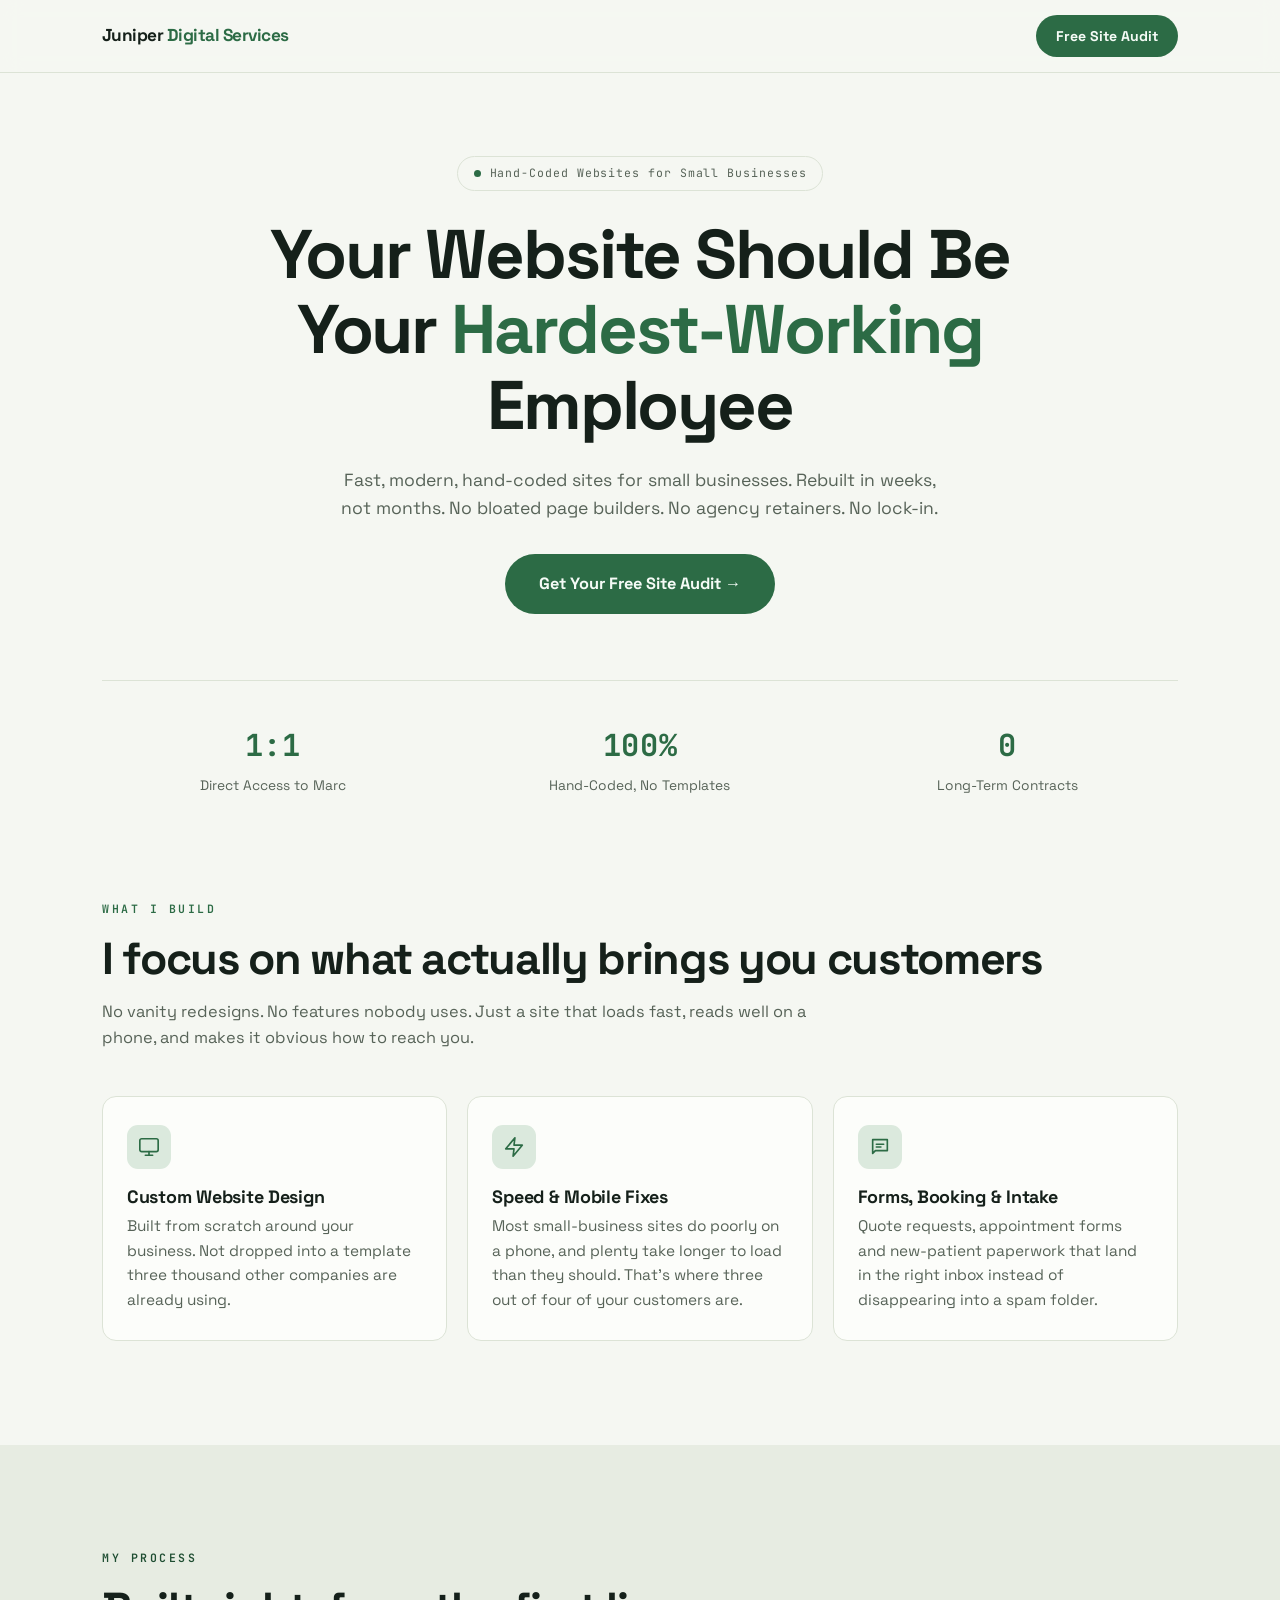
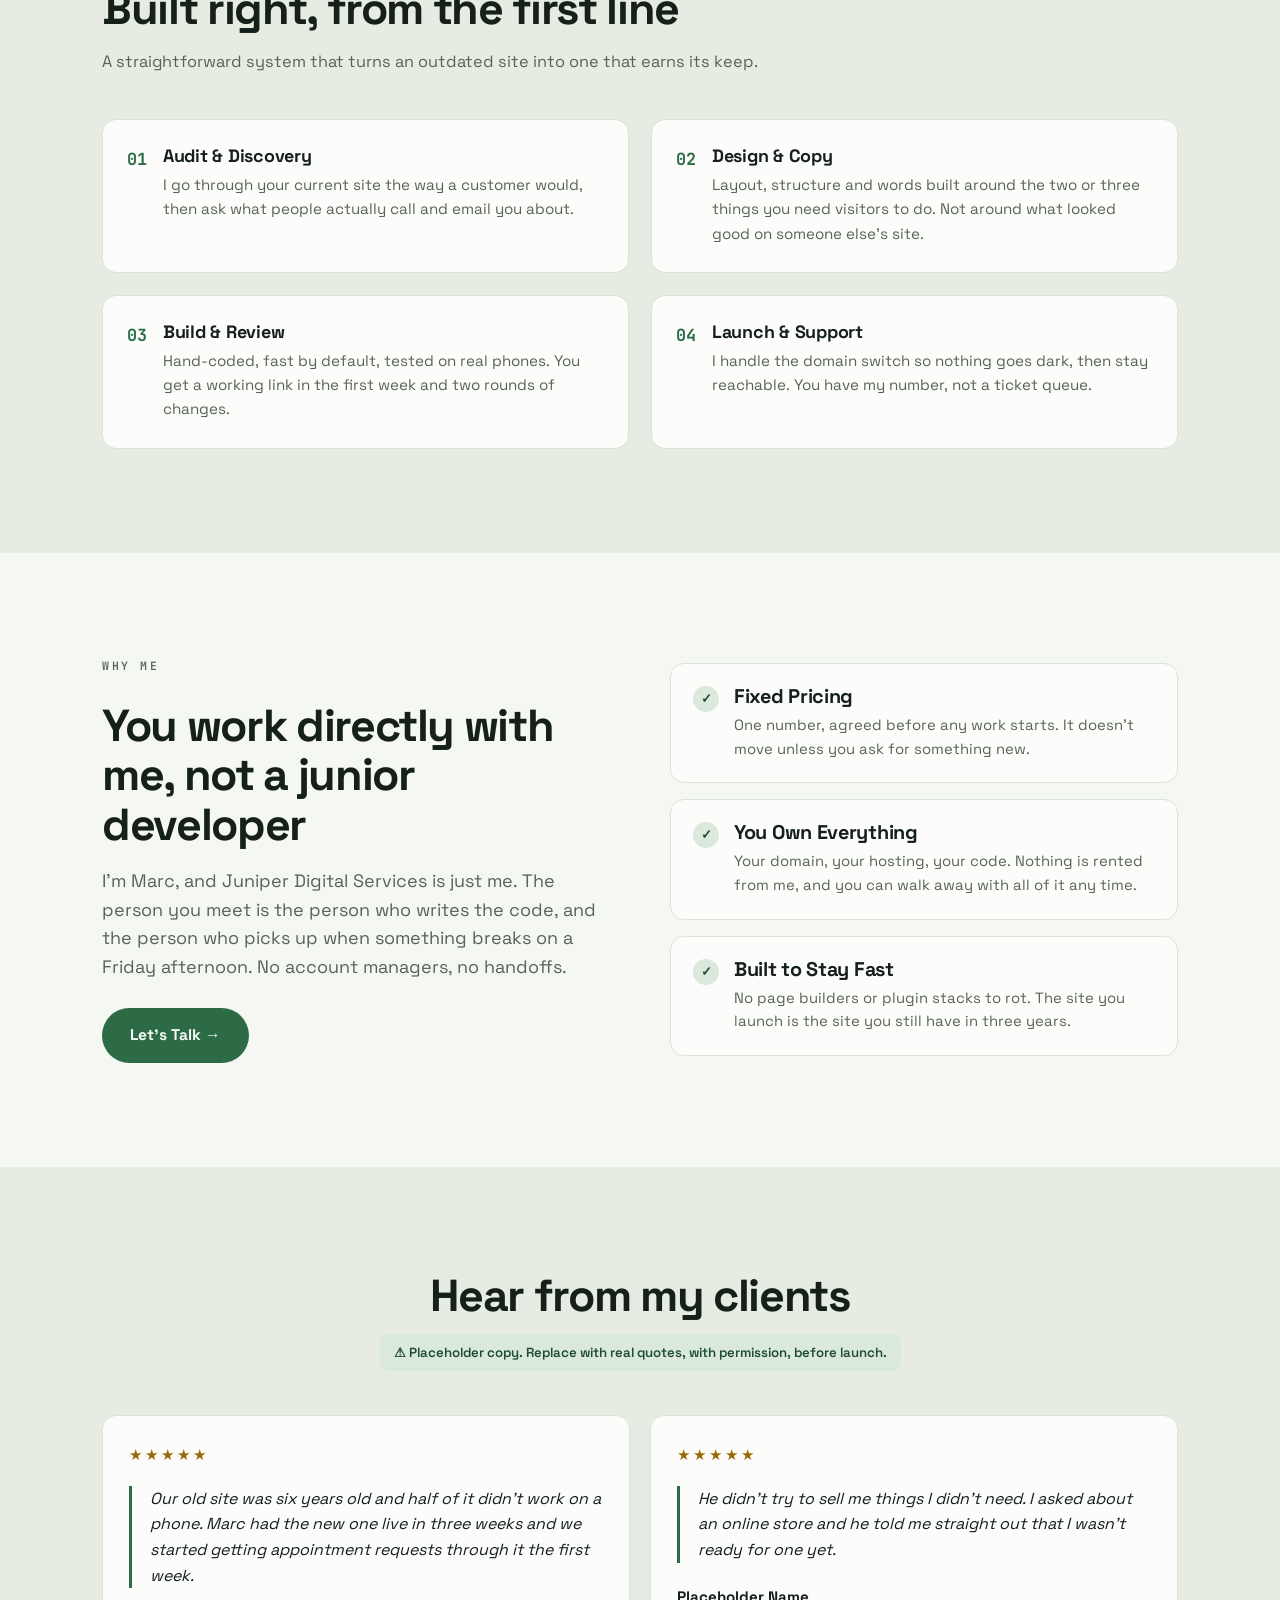
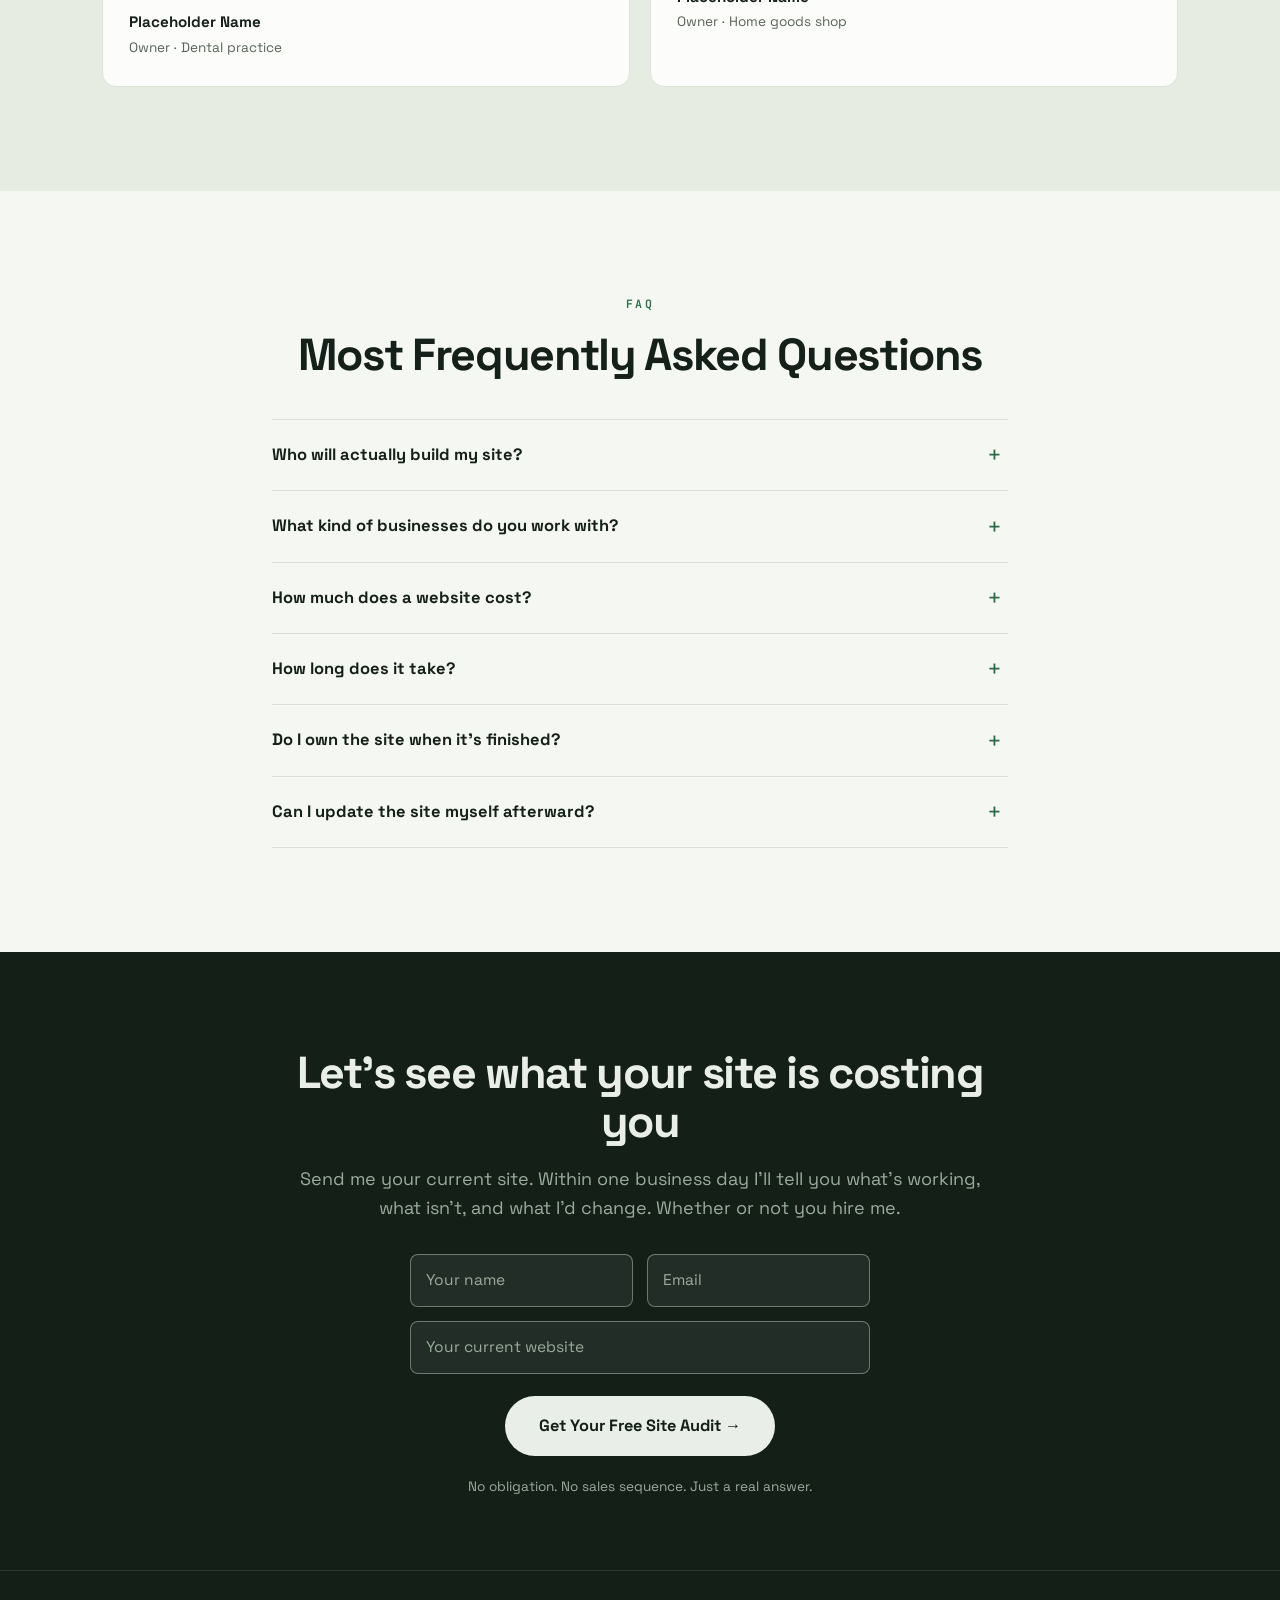
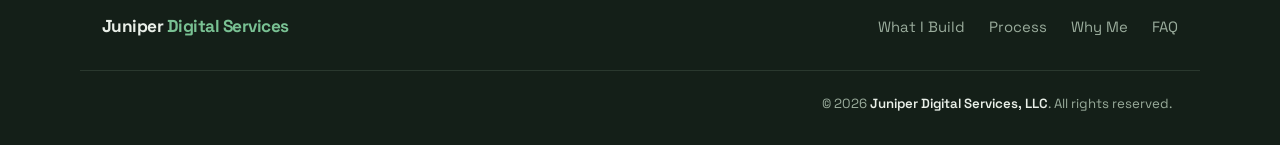
<file: centered/index.html>
<!DOCTYPE html>
<html lang="en" data-theme="juniper">
<head>
<meta charset="utf-8">
<meta name="viewport" content="width=device-width, initial-scale=1">
<script src="../ab.js?v=2"></script>
<title>Juniper Digital Services | Websites that win you customers</title>
<meta name="description" content="Fast, modern, hand-coded websites for small businesses. Rebuilt in weeks, not months. No page builders, no agency retainers.">
<link rel="canonical" href="https://juniperdigitalservices.com/">
<link rel="preload" href="fonts/space-grotesk-var.woff2" as="font" type="font/woff2" crossorigin>
<link rel="stylesheet" href="styles.css?v=3">
</head>
<body>

<header class="site-header">
  <div class="wrap header-inner">
    <a class="wordmark" href="#top">Juniper <span>Digital Services</span></a>
    <a class="btn btn-pill btn-sm" href="#contact">Free Site Audit</a>
  </div>
</header>

<main id="top">

  <!-- ============ HERO ============ -->
  <section class="hero">
    <div class="wrap hero-inner">
      <p class="badge"><span class="dot" aria-hidden="true"></span>Hand-Coded Websites for Small Businesses</p>
      <h1>Your Website Should Be Your <span class="hl">Hardest-Working</span> Employee</h1>
      <p class="hero-sub">Fast, modern, hand-coded sites for small businesses. Rebuilt in weeks,
        not months. No bloated page builders. No agency retainers. No lock-in.</p>
      <a class="btn btn-pill btn-lg" href="#contact">Get Your Free Site Audit →</a>
    </div>

    <div class="wrap">
      <div class="stats">
        <div class="stat"><p class="stat-num">1:1</p><p class="stat-label">Direct Access to Marc</p></div>
        <div class="stat"><p class="stat-num">100%</p><p class="stat-label">Hand-Coded, No Templates</p></div>
        <div class="stat"><p class="stat-num">0</p><p class="stat-label">Long-Term Contracts</p></div>
      </div>
    </div>
  </section>

  <!-- ============ WHAT I BUILD ============ -->
  <section class="section" id="services">
    <div class="wrap">
      <p class="eyebrow">What I Build</p>
      <h2>I focus on what actually brings you customers</h2>
      <p class="section-sub">No vanity redesigns. No features nobody uses. Just a site that loads
        fast, reads well on a phone, and makes it obvious how to reach you.</p>

      <div class="cards-3">
        <article class="card">
          <span class="icon" aria-hidden="true">
            <svg viewBox="0 0 24 24" fill="none" stroke="currentColor" stroke-width="1.8"
                 stroke-linecap="round" stroke-linejoin="round">
              <rect x="2" y="3" width="20" height="14" rx="2"/><path d="M8 21h8M12 17v4"/>
            </svg>
          </span>
          <h3>Custom Website Design</h3>
          <p>Built from scratch around your business. Not dropped into a template three
            thousand other companies are already using.</p>
        </article>

        <article class="card">
          <span class="icon" aria-hidden="true">
            <svg viewBox="0 0 24 24" fill="none" stroke="currentColor" stroke-width="1.8"
                 stroke-linecap="round" stroke-linejoin="round">
              <path d="M13 2 3 14h9l-1 8 10-12h-9z"/>
            </svg>
          </span>
          <h3>Speed &amp; Mobile Fixes</h3>
          <p>Most small-business sites do poorly on a phone, and plenty take longer to load than
            they should. That's where three out of four of your customers are.</p>
        </article>

        <article class="card">
          <span class="icon" aria-hidden="true">
            <svg viewBox="0 0 24 24" fill="none" stroke="currentColor" stroke-width="1.8"
                 stroke-linecap="round" stroke-linejoin="round">
              <path d="M4 4h16v12H7l-3 3z"/><path d="M8 9h8M8 12h5"/>
            </svg>
          </span>
          <h3>Forms, Booking &amp; Intake</h3>
          <p>Quote requests, appointment forms and new-patient paperwork that land in the right
            inbox instead of disappearing into a spam folder.</p>
        </article>
      </div>
    </div>
  </section>

  <!-- ============ PROCESS ============ -->
  <section class="section section-alt" id="process">
    <div class="wrap">
      <p class="eyebrow">My Process</p>
      <h2>Built right, from the first line</h2>
      <p class="section-sub">A straightforward system that turns an outdated site into one that earns its keep.</p>

      <div class="cards-4">
        <article class="step">
          <p class="step-num">01</p>
          <div>
            <h3>Audit &amp; Discovery</h3>
            <p>I go through your current site the way a customer would, then ask what people
              actually call and email you about.</p>
          </div>
        </article>
        <article class="step">
          <p class="step-num">02</p>
          <div>
            <h3>Design &amp; Copy</h3>
            <p>Layout, structure and words built around the two or three things you need
              visitors to do. Not around what looked good on someone else's site.</p>
          </div>
        </article>
        <article class="step">
          <p class="step-num">03</p>
          <div>
            <h3>Build &amp; Review</h3>
            <p>Hand-coded, fast by default, tested on real phones. You get a working link in the
              first week and two rounds of changes.</p>
          </div>
        </article>
        <article class="step">
          <p class="step-num">04</p>
          <div>
            <h3>Launch &amp; Support</h3>
            <p>I handle the domain switch so nothing goes dark, then stay reachable. You have my
              number, not a ticket queue.</p>
          </div>
        </article>
      </div>
    </div>
  </section>

  <!-- ============ WHY ME ============ -->
  <section class="section" id="about">
    <div class="wrap why-grid">
      <div class="why-copy">
        <p class="eyebrow">Why Me</p>
        <h2>You work directly with me, not a junior developer</h2>
        <p>I'm Marc, and Juniper Digital Services is just me. The person you meet is the person who
          writes the code, and the person who picks up when something breaks on a Friday
          afternoon. No account managers, no handoffs.</p>
        <a class="btn btn-pill" href="#contact">Let's Talk →</a>
      </div>

      <div class="why-list">
        <article class="check-card">
          <span class="check" aria-hidden="true">✓</span>
          <div><h3>Fixed Pricing</h3>
          <p>One number, agreed before any work starts. It doesn't move unless you ask for
            something new.</p></div>
        </article>
        <article class="check-card">
          <span class="check" aria-hidden="true">✓</span>
          <div><h3>You Own Everything</h3>
          <p>Your domain, your hosting, your code. Nothing is rented from me, and you can walk
            away with all of it any time.</p></div>
        </article>
        <article class="check-card">
          <span class="check" aria-hidden="true">✓</span>
          <div><h3>Built to Stay Fast</h3>
          <p>No page builders or plugin stacks to rot. The site you launch is the site you still
            have in three years.</p></div>
        </article>
      </div>
    </div>
  </section>

  <!-- ============ TESTIMONIALS ============ -->
  <section class="section section-alt">
    <div class="wrap">
      <h2 class="center">Hear from my clients</h2>
      <p class="placeholder-note">⚠ Placeholder copy. Replace with real quotes, with permission, before launch.</p>

      <div class="cards-2">
        <figure class="quote">
          <p class="stars" aria-label="5 out of 5 stars">★★★★★</p>
          <blockquote><p>Our old site was six years old and half of it didn't work on a phone.
            Marc had the new one live in three weeks and we started getting appointment requests
            through it the first week.</p></blockquote>
          <figcaption><strong>Placeholder Name</strong><span>Owner · Dental practice</span></figcaption>
        </figure>
        <figure class="quote">
          <p class="stars" aria-label="5 out of 5 stars">★★★★★</p>
          <blockquote><p>He didn't try to sell me things I didn't need. I asked about an online
            store and he told me straight out that I wasn't ready for one yet.</p></blockquote>
          <figcaption><strong>Placeholder Name</strong><span>Owner · Home goods shop</span></figcaption>
        </figure>
      </div>
    </div>
  </section>

  <!-- ============ FAQ ============ -->
  <section class="section" id="faq">
    <div class="wrap wrap-narrow">
      <p class="eyebrow center">FAQ</p>
      <h2 class="center">Most Frequently Asked Questions</h2>

      <div class="faq">
        <details>
          <summary>Who will actually build my site?</summary>
          <div class="faq-body"><p>Me. Juniper Digital Services is one person. You'll never be handed to
            a junior developer or an offshore team. The person who quotes the work is the
            person who writes the code and answers the phone afterward.</p></div>
        </details>
        <details>
          <summary>What kind of businesses do you work with?</summary>
          <div class="faq-body"><p>Small businesses of every kind. Retail shops, dental and medical
            practices, studios, trades and service businesses. Usually somewhere between one
            and thirty employees, with a site that's five or more years old.</p></div>
        </details>
        <details>
          <summary>How much does a website cost?</summary>
          <div class="faq-body"><p>You get one fixed price before any work begins. It depends on
            how many pages you need, and whether the site has to do anything beyond inform.
            Forms, booking, intake paperwork. No hourly billing, no surprise invoices.</p></div>
        </details>
        <details>
          <summary>How long does it take?</summary>
          <div class="faq-body"><p>Most sites go live within a few weeks of starting. You'll see a
            real working link in the first week rather than a slide deck, and two rounds of changes
            are built into every project.</p></div>
        </details>
        <details>
          <summary>Do I own the site when it's finished?</summary>
          <div class="faq-body"><p>Completely. The domain, the hosting account and the code are all
            in your name. Nothing is rented from me, and if you ever want to take it elsewhere you
            can leave with all of it.</p></div>
        </details>
        <details>
          <summary>Can I update the site myself afterward?</summary>
          <div class="faq-body"><p>If that matters to you, yes. I can wire up a simple editor so
            you can change text, hours and photos without calling anyone. If you'd rather not
            touch it, small updates are a flat fee.</p></div>
        </details>
      </div>
    </div>
  </section>

  <!-- ============ CTA ============ -->
  <section class="cta" id="contact">
    <div class="wrap wrap-narrow center">
      <h2>Let's see what your site is costing you</h2>
      <p>Send me your current site. Within one business day I'll tell you what's working,
        what isn't, and what I'd change. Whether or not you hire me.</p>
      <form class="cta-form" action="https://api.web3forms.com/submit" method="POST">
        <!-- Web3Forms public access key, same account as the main page. -->
        <input type="hidden" name="access_key" value="128522b2-46a1-47de-a74b-624902c74c3e">
        <input type="hidden" name="subject" value="Free site audit request (centered)">
        <input type="hidden" name="from_name" value="Juniper Digital Services">
        <input type="checkbox" name="botcheck" class="hp" tabindex="-1" autocomplete="off">
        <div class="cta-fields">
          <label class="sr-only" for="c-name">Your name</label>
          <input id="c-name" name="name" type="text" placeholder="Your name" autocomplete="name" required>
          <label class="sr-only" for="c-email">Email</label>
          <input id="c-email" name="email" type="email" placeholder="Email" autocomplete="email" required>
          <label class="sr-only" for="c-site">Your current website</label>
          <input id="c-site" name="website" type="text" placeholder="Your current website" autocomplete="url">
        </div>
        <button class="btn btn-pill btn-lg btn-invert" type="submit">Get Your Free Site Audit →</button>
      </form>
      <p class="cta-note">No obligation. No sales sequence. Just a real answer.</p>
    </div>
  </section>

</main>

<footer class="site-footer">
  <div class="wrap footer-inner">
    <p class="footer-brand">Juniper <span>Digital Services</span></p>
    <nav class="footer-nav" aria-label="Footer">
      <a href="#services">What I Build</a>
      <a href="#process">Process</a>
      <a href="#about">Why Me</a>
      <a href="#faq">FAQ</a>
    </nav>
  </div>
  <div class="wrap footer-legal">
    <p>&copy; <span id="year">2026</span> <strong>Juniper Digital Services, LLC</strong>. All rights reserved.</p>
  </div>
</footer>

<script src="theme.js?v=4"></script>
</body>
</html>
</file>
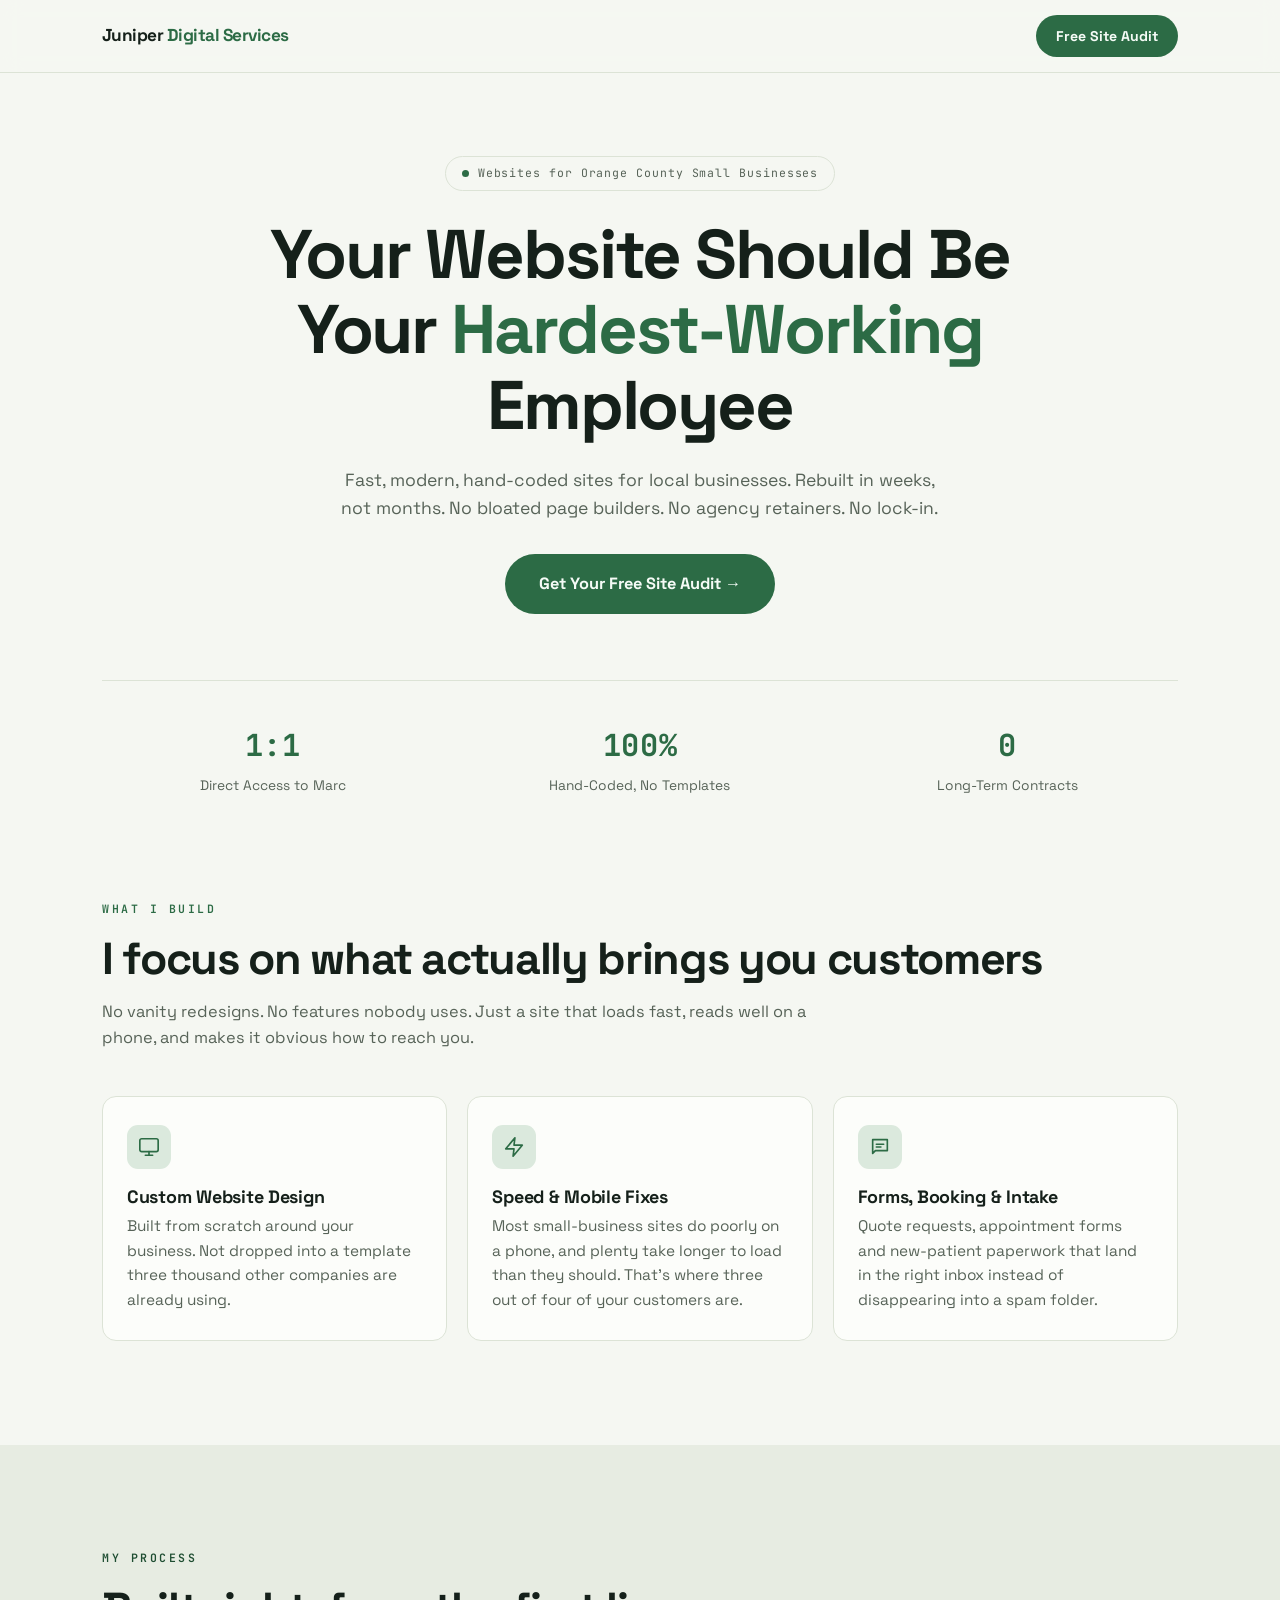
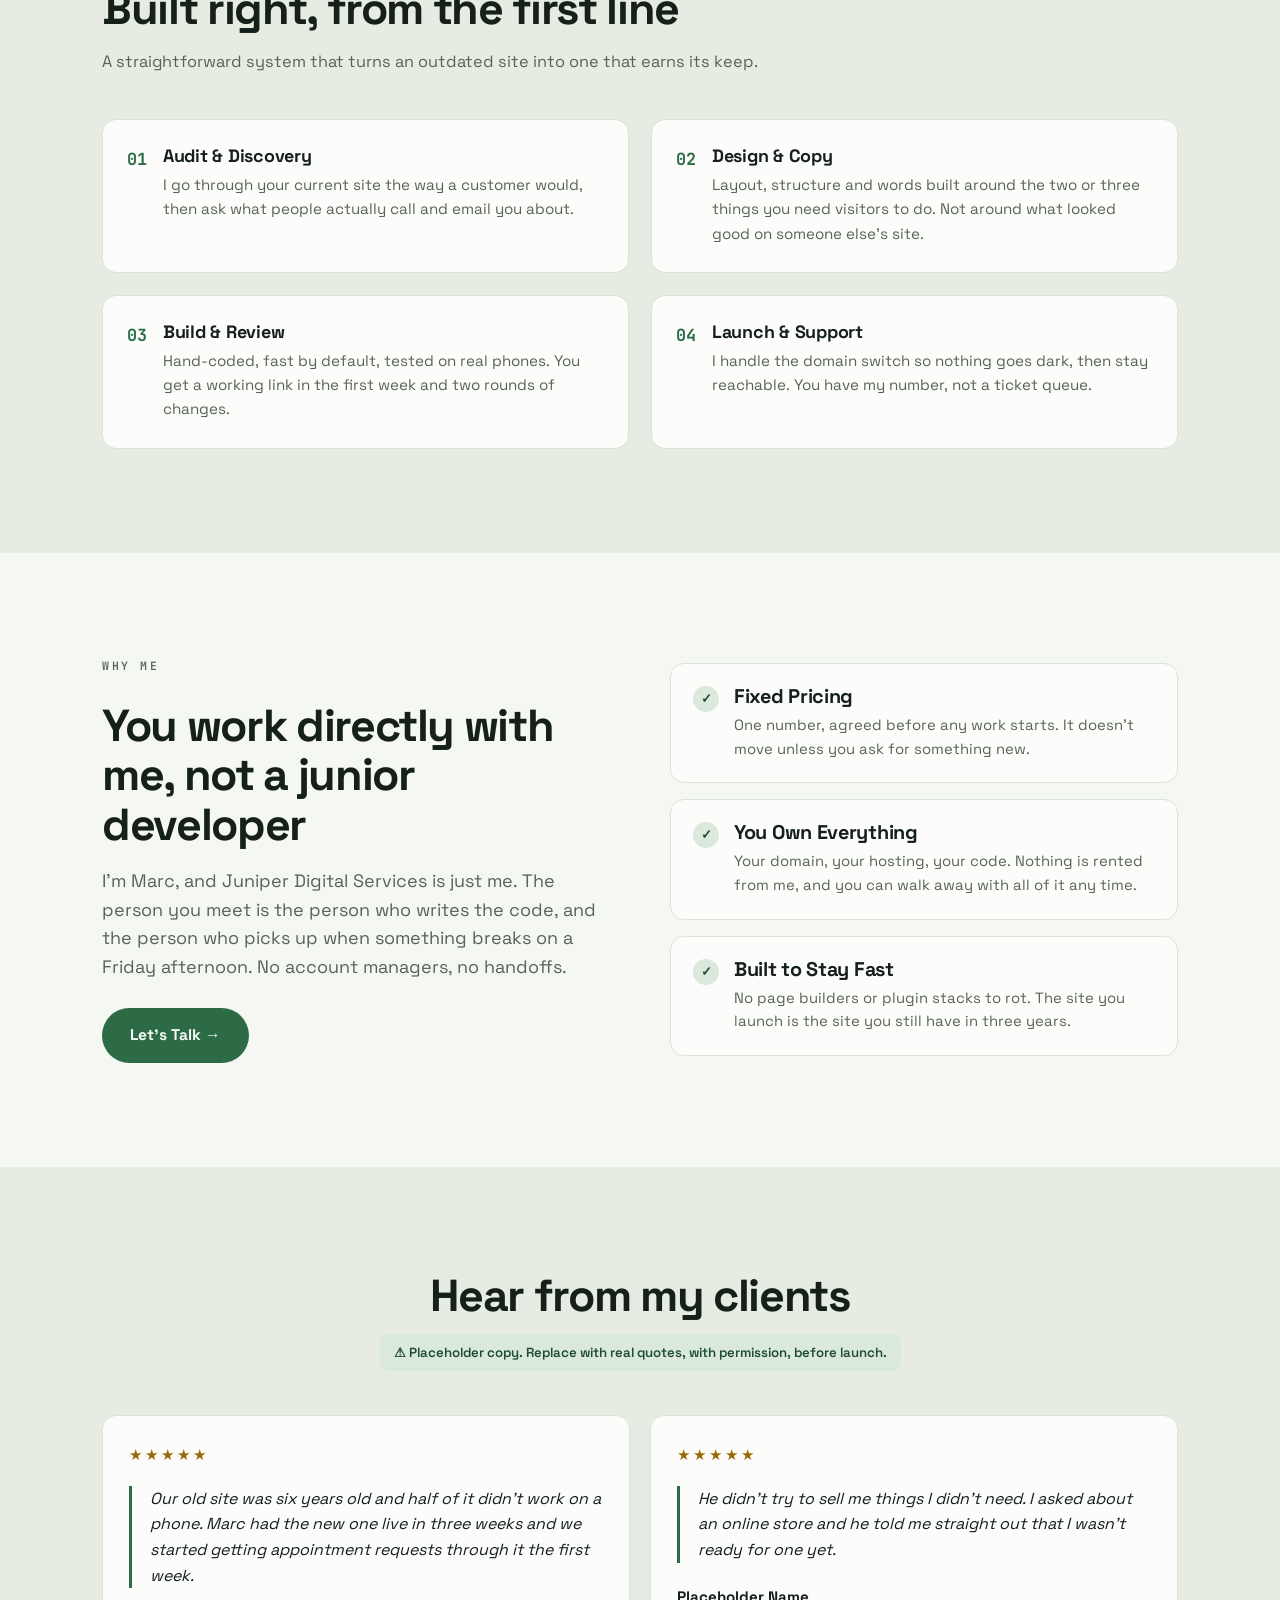
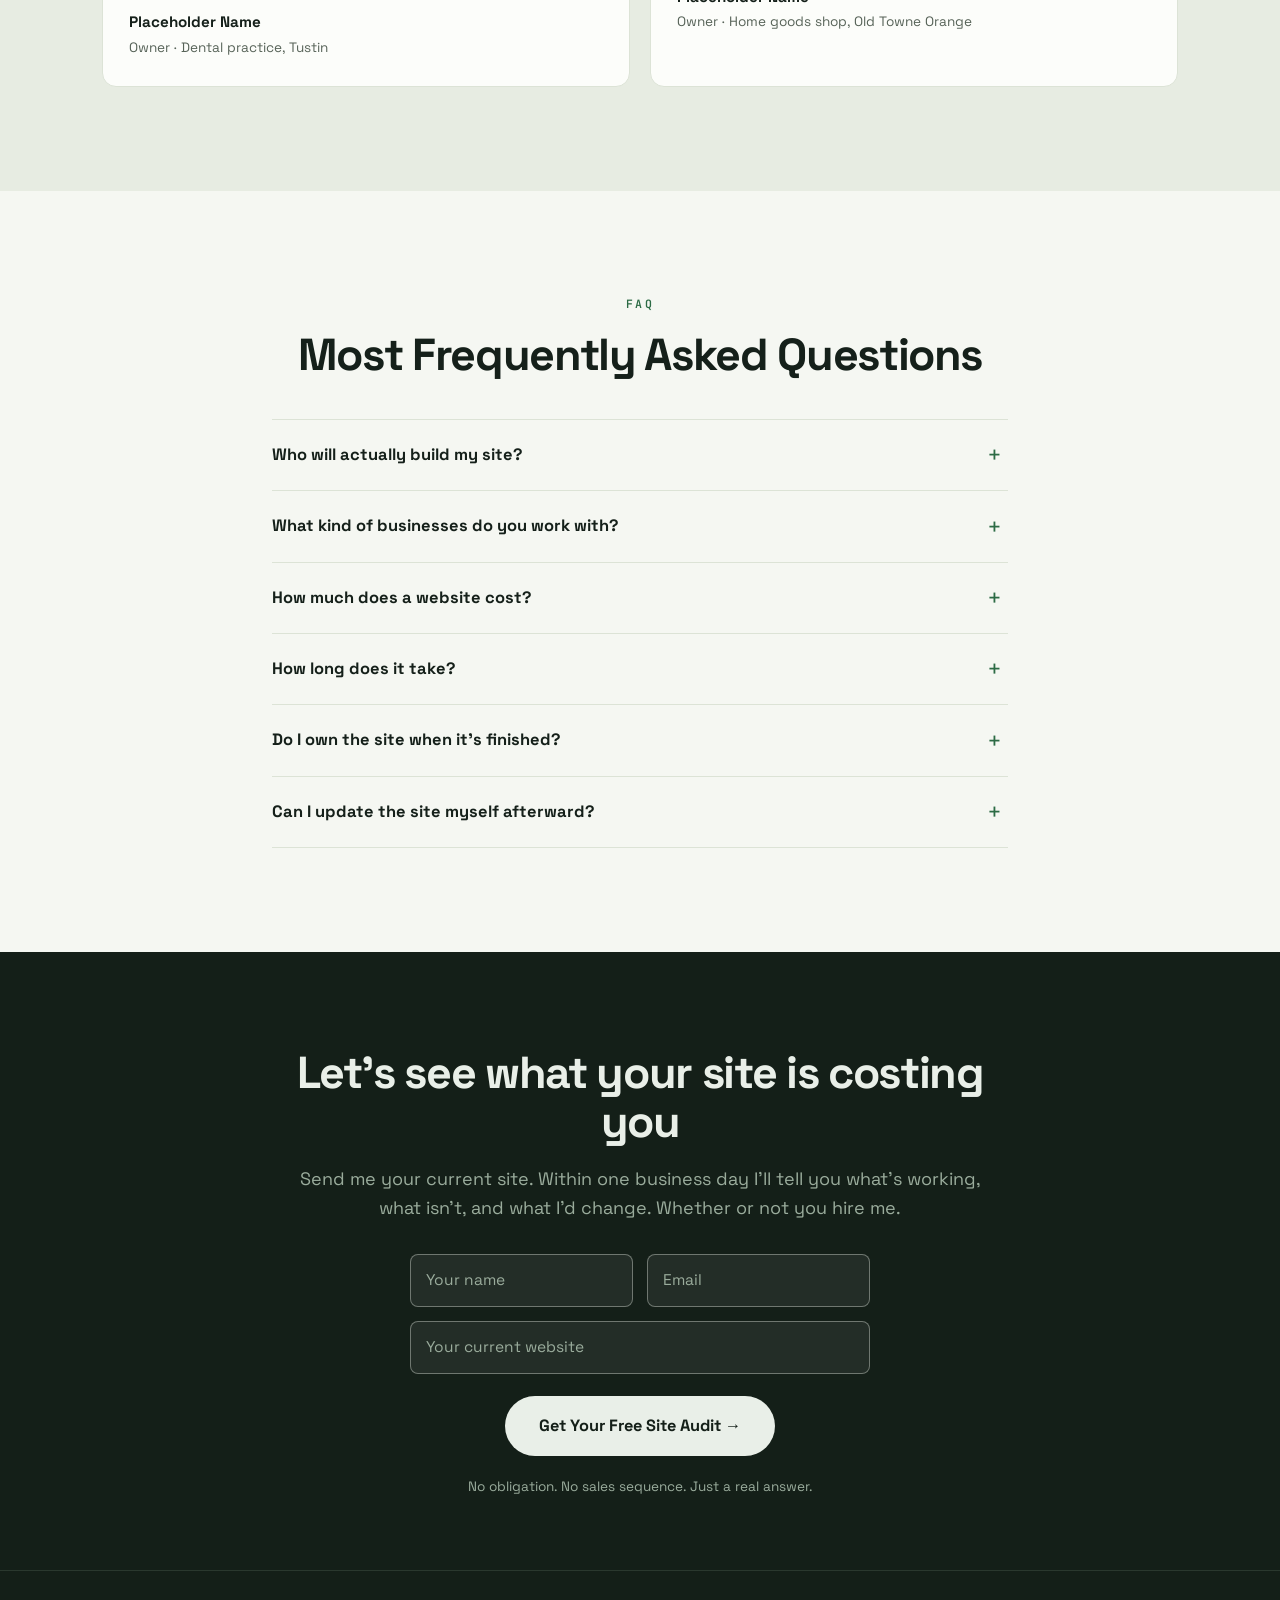
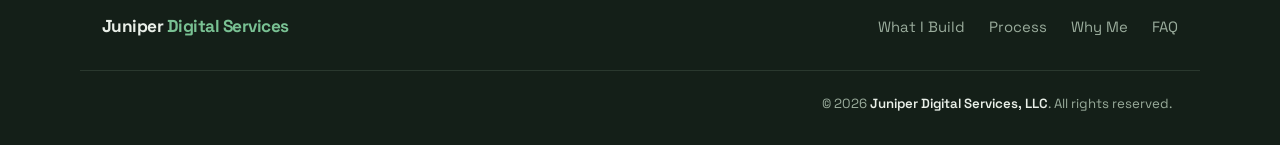
<file: local/centered/index.html>
<!DOCTYPE html>
<html lang="en" data-theme="juniper">
<head>
<meta charset="utf-8">
<meta name="viewport" content="width=device-width, initial-scale=1">
<script src="../../ab.js?v=2"></script>
<title>Juniper Digital Services | Websites that win you customers</title>
<meta name="description" content="Fast, modern, hand-coded websites for Orange County small businesses. Rebuilt in weeks, not months. No page builders, no agency retainers.">
<link rel="canonical" href="https://juniperdigitalservices.com/local/">
<link rel="preload" href="../../centered/fonts/space-grotesk-var.woff2" as="font" type="font/woff2" crossorigin>
<link rel="stylesheet" href="../../centered/styles.css?v=3">
</head>
<body>

<header class="site-header">
  <div class="wrap header-inner">
    <a class="wordmark" href="#top">Juniper <span>Digital Services</span></a>
    <a class="btn btn-pill btn-sm" href="#contact">Free Site Audit</a>
  </div>
</header>

<main id="top">

  <!-- ============ HERO ============ -->
  <section class="hero">
    <div class="wrap hero-inner">
      <p class="badge"><span class="dot" aria-hidden="true"></span>Websites for Orange County Small Businesses</p>
      <h1>Your Website Should Be Your <span class="hl">Hardest-Working</span> Employee</h1>
      <p class="hero-sub">Fast, modern, hand-coded sites for local businesses. Rebuilt in weeks,
        not months. No bloated page builders. No agency retainers. No lock-in.</p>
      <a class="btn btn-pill btn-lg" href="#contact">Get Your Free Site Audit →</a>
    </div>

    <div class="wrap">
      <div class="stats">
        <div class="stat"><p class="stat-num">1:1</p><p class="stat-label">Direct Access to Marc</p></div>
        <div class="stat"><p class="stat-num">100%</p><p class="stat-label">Hand-Coded, No Templates</p></div>
        <div class="stat"><p class="stat-num">0</p><p class="stat-label">Long-Term Contracts</p></div>
      </div>
    </div>
  </section>

  <!-- ============ WHAT I BUILD ============ -->
  <section class="section" id="services">
    <div class="wrap">
      <p class="eyebrow">What I Build</p>
      <h2>I focus on what actually brings you customers</h2>
      <p class="section-sub">No vanity redesigns. No features nobody uses. Just a site that loads
        fast, reads well on a phone, and makes it obvious how to reach you.</p>

      <div class="cards-3">
        <article class="card">
          <span class="icon" aria-hidden="true">
            <svg viewBox="0 0 24 24" fill="none" stroke="currentColor" stroke-width="1.8"
                 stroke-linecap="round" stroke-linejoin="round">
              <rect x="2" y="3" width="20" height="14" rx="2"/><path d="M8 21h8M12 17v4"/>
            </svg>
          </span>
          <h3>Custom Website Design</h3>
          <p>Built from scratch around your business. Not dropped into a template three
            thousand other companies are already using.</p>
        </article>

        <article class="card">
          <span class="icon" aria-hidden="true">
            <svg viewBox="0 0 24 24" fill="none" stroke="currentColor" stroke-width="1.8"
                 stroke-linecap="round" stroke-linejoin="round">
              <path d="M13 2 3 14h9l-1 8 10-12h-9z"/>
            </svg>
          </span>
          <h3>Speed &amp; Mobile Fixes</h3>
          <p>Most small-business sites do poorly on a phone, and plenty take longer to load than
            they should. That's where three out of four of your customers are.</p>
        </article>

        <article class="card">
          <span class="icon" aria-hidden="true">
            <svg viewBox="0 0 24 24" fill="none" stroke="currentColor" stroke-width="1.8"
                 stroke-linecap="round" stroke-linejoin="round">
              <path d="M4 4h16v12H7l-3 3z"/><path d="M8 9h8M8 12h5"/>
            </svg>
          </span>
          <h3>Forms, Booking &amp; Intake</h3>
          <p>Quote requests, appointment forms and new-patient paperwork that land in the right
            inbox instead of disappearing into a spam folder.</p>
        </article>
      </div>
    </div>
  </section>

  <!-- ============ PROCESS ============ -->
  <section class="section section-alt" id="process">
    <div class="wrap">
      <p class="eyebrow">My Process</p>
      <h2>Built right, from the first line</h2>
      <p class="section-sub">A straightforward system that turns an outdated site into one that earns its keep.</p>

      <div class="cards-4">
        <article class="step">
          <p class="step-num">01</p>
          <div>
            <h3>Audit &amp; Discovery</h3>
            <p>I go through your current site the way a customer would, then ask what people
              actually call and email you about.</p>
          </div>
        </article>
        <article class="step">
          <p class="step-num">02</p>
          <div>
            <h3>Design &amp; Copy</h3>
            <p>Layout, structure and words built around the two or three things you need
              visitors to do. Not around what looked good on someone else's site.</p>
          </div>
        </article>
        <article class="step">
          <p class="step-num">03</p>
          <div>
            <h3>Build &amp; Review</h3>
            <p>Hand-coded, fast by default, tested on real phones. You get a working link in the
              first week and two rounds of changes.</p>
          </div>
        </article>
        <article class="step">
          <p class="step-num">04</p>
          <div>
            <h3>Launch &amp; Support</h3>
            <p>I handle the domain switch so nothing goes dark, then stay reachable. You have my
              number, not a ticket queue.</p>
          </div>
        </article>
      </div>
    </div>
  </section>

  <!-- ============ WHY ME ============ -->
  <section class="section" id="about">
    <div class="wrap why-grid">
      <div class="why-copy">
        <p class="eyebrow">Why Me</p>
        <h2>You work directly with me, not a junior developer</h2>
        <p>I'm Marc, and Juniper Digital Services is just me. The person you meet is the person who
          writes the code, and the person who picks up when something breaks on a Friday
          afternoon. No account managers, no handoffs.</p>
        <a class="btn btn-pill" href="#contact">Let's Talk →</a>
      </div>

      <div class="why-list">
        <article class="check-card">
          <span class="check" aria-hidden="true">✓</span>
          <div><h3>Fixed Pricing</h3>
          <p>One number, agreed before any work starts. It doesn't move unless you ask for
            something new.</p></div>
        </article>
        <article class="check-card">
          <span class="check" aria-hidden="true">✓</span>
          <div><h3>You Own Everything</h3>
          <p>Your domain, your hosting, your code. Nothing is rented from me, and you can walk
            away with all of it any time.</p></div>
        </article>
        <article class="check-card">
          <span class="check" aria-hidden="true">✓</span>
          <div><h3>Built to Stay Fast</h3>
          <p>No page builders or plugin stacks to rot. The site you launch is the site you still
            have in three years.</p></div>
        </article>
      </div>
    </div>
  </section>

  <!-- ============ TESTIMONIALS ============ -->
  <section class="section section-alt">
    <div class="wrap">
      <h2 class="center">Hear from my clients</h2>
      <p class="placeholder-note">⚠ Placeholder copy. Replace with real quotes, with permission, before launch.</p>

      <div class="cards-2">
        <figure class="quote">
          <p class="stars" aria-label="5 out of 5 stars">★★★★★</p>
          <blockquote><p>Our old site was six years old and half of it didn't work on a phone.
            Marc had the new one live in three weeks and we started getting appointment requests
            through it the first week.</p></blockquote>
          <figcaption><strong>Placeholder Name</strong><span>Owner · Dental practice, Tustin</span></figcaption>
        </figure>
        <figure class="quote">
          <p class="stars" aria-label="5 out of 5 stars">★★★★★</p>
          <blockquote><p>He didn't try to sell me things I didn't need. I asked about an online
            store and he told me straight out that I wasn't ready for one yet.</p></blockquote>
          <figcaption><strong>Placeholder Name</strong><span>Owner · Home goods shop, Old Towne Orange</span></figcaption>
        </figure>
      </div>
    </div>
  </section>

  <!-- ============ FAQ ============ -->
  <section class="section" id="faq">
    <div class="wrap wrap-narrow">
      <p class="eyebrow center">FAQ</p>
      <h2 class="center">Most Frequently Asked Questions</h2>

      <div class="faq">
        <details>
          <summary>Who will actually build my site?</summary>
          <div class="faq-body"><p>Me. Juniper Digital Services is one person. You'll never be handed to
            a junior developer or an offshore team. The person who quotes the work is the
            person who writes the code and answers the phone afterward.</p></div>
        </details>
        <details>
          <summary>What kind of businesses do you work with?</summary>
          <div class="faq-body"><p>Local small businesses around Orange County. Retail shops,
            dental and medical practices, studios, trades and service businesses. Usually
            somewhere between one and thirty employees, with a site that's five or more
            years old.</p></div>
        </details>
        <details>
          <summary>How much does a website cost?</summary>
          <div class="faq-body"><p>You get one fixed price before any work begins. It depends on
            how many pages you need, and whether the site has to do anything beyond inform.
            Forms, booking, intake paperwork. No hourly billing, no surprise invoices.</p></div>
        </details>
        <details>
          <summary>How long does it take?</summary>
          <div class="faq-body"><p>Most sites go live within a few weeks of starting. You'll see a
            real working link in the first week rather than a slide deck, and two rounds of changes
            are built into every project.</p></div>
        </details>
        <details>
          <summary>Do I own the site when it's finished?</summary>
          <div class="faq-body"><p>Completely. The domain, the hosting account and the code are all
            in your name. Nothing is rented from me, and if you ever want to take it elsewhere you
            can leave with all of it.</p></div>
        </details>
        <details>
          <summary>Can I update the site myself afterward?</summary>
          <div class="faq-body"><p>If that matters to you, yes. I can wire up a simple editor so
            you can change text, hours and photos without calling anyone. If you'd rather not
            touch it, small updates are a flat fee.</p></div>
        </details>
      </div>
    </div>
  </section>

  <!-- ============ CTA ============ -->
  <section class="cta" id="contact">
    <div class="wrap wrap-narrow center">
      <h2>Let's see what your site is costing you</h2>
      <p>Send me your current site. Within one business day I'll tell you what's working,
        what isn't, and what I'd change. Whether or not you hire me.</p>
      <form class="cta-form" action="https://api.web3forms.com/submit" method="POST">
        <!-- Web3Forms public access key, same account as the main page. -->
        <input type="hidden" name="access_key" value="128522b2-46a1-47de-a74b-624902c74c3e">
        <input type="hidden" name="subject" value="Free site audit request (centered, local)">
        <input type="hidden" name="from_name" value="Juniper Digital Services">
        <input type="checkbox" name="botcheck" class="hp" tabindex="-1" autocomplete="off">
        <div class="cta-fields">
          <label class="sr-only" for="c-name">Your name</label>
          <input id="c-name" name="name" type="text" placeholder="Your name" autocomplete="name" required>
          <label class="sr-only" for="c-email">Email</label>
          <input id="c-email" name="email" type="email" placeholder="Email" autocomplete="email" required>
          <label class="sr-only" for="c-site">Your current website</label>
          <input id="c-site" name="website" type="text" placeholder="Your current website" autocomplete="url">
        </div>
        <button class="btn btn-pill btn-lg btn-invert" type="submit">Get Your Free Site Audit →</button>
      </form>
      <p class="cta-note">No obligation. No sales sequence. Just a real answer.</p>
    </div>
  </section>

</main>

<footer class="site-footer">
  <div class="wrap footer-inner">
    <p class="footer-brand">Juniper <span>Digital Services</span></p>
    <nav class="footer-nav" aria-label="Footer">
      <a href="#services">What I Build</a>
      <a href="#process">Process</a>
      <a href="#about">Why Me</a>
      <a href="#faq">FAQ</a>
    </nav>
  </div>
  <div class="wrap footer-legal">
    <p>&copy; <span id="year">2026</span> <strong>Juniper Digital Services, LLC</strong>. All rights reserved.</p>
  </div>
</footer>

<script src="../../centered/theme.js?v=4"></script>
</body>
</html>
</file>
<file: centered/styles.css>
/* =========================================================
   Juniper Digital Services — centered/SaaS layout experiment
   A structural mimic of the reference site's homepage shape,
   with web-dev content.
   Type: Space Grotesk (geometric sans) + JetBrains Mono (labels)
   Theme: ?theme=juniper|clay|crimson|oxblood|brass|teal|cobalt|plum|graphite|ink
   ========================================================= */

@font-face {
  font-family: "Space Grotesk";
  src: url("fonts/space-grotesk-var.woff2") format("woff2-variations"),
       url("fonts/space-grotesk-var.woff2") format("woff2");
  font-weight: 300 700; font-style: normal; font-display: swap;
}
@font-face {
  font-family: "JetBrains Mono";
  src: url("fonts/jetbrains-mono-var.woff2") format("woff2-variations"),
       url("fonts/jetbrains-mono-var.woff2") format("woff2");
  font-weight: 400 800; font-style: normal; font-display: swap;
}

/* ---------- Palettes ----------
   The same ten palettes as the root/editorial layout, with identical values,
   so a colour can be compared across both layouts. Generated from the token
   sets in ../../styles.css; the mapping is:

     centered          root
     --paper           --paper        --dark            --band
     --alt             --paper-2      --on-dark         --band-ink
     --card            --card         --dark-2          --band-ink-2
     --line/--edge     --line/--edge  --dark-line       --band-line
     --accent*         --accent*      --accent-on-dark  --band-accent

   `ink` inverts the ground, so every surface here is a token — this file has
   no hardcoded white or near-black left. `--accent-on-dark` exists because the
   mid-tone accents sit at ~3:1 on the dark CTA and footer, under the 4.5:1 the
   footer wordmark needs as text.

   Retired: indigo, azure, magenta, ember. See theme.js for the aliases that
   keep old ?theme= links working. */

/* --- juniper — evergreen on cool off-white — the brand accent, default --- */
:root,
[data-theme="juniper"] {
  --paper:          #F5F7F2;
  --alt:            #E7ECE2;
  --card:           #FCFDFA;
  --ink:            #15201A;
  --ink-2:          #576358;
  --line:           #DCE3D6;
  --edge:           #7B8A78;
  --accent:         #2C6B45;
  --accent-deep:    #1E4D31;
  --accent-soft:    #DBE9DD;
  --on-accent:      #F5FBF6;
  --dark:           #141F18;
  --on-dark:        #E9EFE8;
  --dark-2:         #9AAC9C;
  --dark-line:      #2A382E;
  --accent-on-dark: #79C193;
  --star:           #9A6A08;
}

/* --- clay — terracotta on warm cream --- */
[data-theme="clay"] {
  --paper:          #FBF6EE;
  --alt:            #F3E9DA;
  --card:           #FFFDF9;
  --ink:            #1B1917;
  --ink-2:          #6B6157;
  --line:           #E3D6C3;
  --edge:           #A8885B;
  --accent:         #B24E23;
  --accent-deep:    #8C3B18;
  --accent-soft:    #F7E3D8;
  --on-accent:      #FFF8F2;
  --dark:           #26221D;
  --on-dark:        #F4EBE0;
  --dark-2:         #B6A897;
  --dark-line:      #3E382F;
  --accent-on-dark: #E8926A;
  --star:           #9A6A08;
}

/* --- crimson — signal red on bone, pure black bands --- */
[data-theme="crimson"] {
  --paper:          #FAF8F3;
  --alt:            #EFECE3;
  --card:           #FFFFFF;
  --ink:            #0A0A0A;
  --ink-2:          #5B5B57;
  --line:           #E2DED3;
  --edge:           #978E76;
  --accent:         #C4141C;
  --accent-deep:    #970D14;
  --accent-soft:    #FADFDC;
  --on-accent:      #FFFFFF;
  --dark:           #0A0A0A;
  --on-dark:        #F5F2EB;
  --dark-2:         #96938B;
  --dark-line:      #242422;
  --accent-on-dark: #F0503F;
  --star:           #9A6A08;
}

/* --- oxblood — deep burgundy on blush --- */
[data-theme="oxblood"] {
  --paper:          #FCF7F3;
  --alt:            #F3E8E1;
  --card:           #FFFCFA;
  --ink:            #1F1413;
  --ink-2:          #6D5551;
  --line:           #E7D8CF;
  --edge:           #AF8571;
  --accent:         #7E2230;
  --accent-deep:    #5A121F;
  --accent-soft:    #F5E1DE;
  --on-accent:      #FDF6F3;
  --dark:           #2B1416;
  --on-dark:        #F4E8E3;
  --dark-2:         #B79A94;
  --dark-line:      #45262A;
  --accent-on-dark: #DE9080;
  --star:           #9A6A08;
}

/* --- brass — brass on cream, navy ink --- */
[data-theme="brass"] {
  --paper:          #F7F5EF;
  --alt:            #EBE7DC;
  --card:           #FFFEFA;
  --ink:            #101F35;
  --ink-2:          #566277;
  --line:           #DCD6C7;
  --edge:           #998B65;
  --accent:         #906714;
  --accent-deep:    #6C4D0F;
  --accent-soft:    #F1E5C7;
  --on-accent:      #FFFBF0;
  --dark:           #0F1E33;
  --on-dark:        #EDE8DA;
  --dark-2:         #93A0B5;
  --dark-line:      #253550;
  --accent-on-dark: #DCAE45;
  --star:           #9A6A08;
}

/* --- teal — petrol on cool gray --- */
[data-theme="teal"] {
  --paper:          #F4F5F6;
  --alt:            #E7EAEC;
  --card:           #FFFFFF;
  --ink:            #16191C;
  --ink-2:          #5C666E;
  --line:           #DCE1E4;
  --edge:           #7C8E98;
  --accent:         #0E6B72;
  --accent-deep:    #094E54;
  --accent-soft:    #DCEDEE;
  --on-accent:      #F2FBFB;
  --dark:           #14181B;
  --on-dark:        #EAEEF0;
  --dark-2:         #909BA3;
  --dark-line:      #2A3237;
  --accent-on-dark: #4FBFC6;
  --star:           #9A6A08;
}

/* --- cobalt — cobalt blue on near-white --- */
[data-theme="cobalt"] {
  --paper:          #FAFAFC;
  --alt:            #EEF0F7;
  --card:           #FFFFFF;
  --ink:            #0C1017;
  --ink-2:          #565E6E;
  --line:           #E1E4EC;
  --edge:           #8390AC;
  --accent:         #1B45D8;
  --accent-deep:    #1234A8;
  --accent-soft:    #E1E7FD;
  --on-accent:      #FFFFFF;
  --dark:           #0B1020;
  --on-dark:        #E9ECF5;
  --dark-2:         #8E97AC;
  --dark-line:      #1E2740;
  --accent-on-dark: #7E99FF;
  --star:           #9A6A08;
}

/* --- plum — deep magenta on mauve-gray --- */
[data-theme="plum"] {
  --paper:          #FAF7F8;
  --alt:            #F0EAEE;
  --card:           #FFFFFF;
  --ink:            #1A1418;
  --ink-2:          #635A61;
  --line:           #E7DEE3;
  --edge:           #9F8896;
  --accent:         #7A2E63;
  --accent-deep:    #5A1F49;
  --accent-soft:    #F5E3EF;
  --on-accent:      #FFF7FC;
  --dark:           #1B1119;
  --on-dark:        #F3EAF0;
  --dark-2:         #A2939C;
  --dark-line:      #33222E;
  --accent-on-dark: #D687BC;
  --star:           #9A6A08;
}

/* --- graphite — monochrome, no chromatic accent --- */
[data-theme="graphite"] {
  --paper:          #F6F5F3;
  --alt:            #E9E7E3;
  --card:           #FFFFFF;
  --ink:            #171716;
  --ink-2:          #5E5C58;
  --line:           #E0DDD8;
  --edge:           #938C80;
  --accent:         #1F1E1C;
  --accent-deep:    #000000;
  --accent-soft:    #E4E1DB;
  --on-accent:      #FAF9F7;
  --dark:           #171716;
  --on-dark:        #F2F0EC;
  --dark-2:         #97948E;
  --dark-line:      #2C2B28;
  --accent-on-dark: #C9C5BD;
  --star:           #9A6A08;
}

/* --- ink — amber on dark charcoal — the one dark theme --- */
[data-theme="ink"] {
  --paper:          #17181A;
  --alt:            #1E2023;
  --card:           #212327;
  --ink:            #F0EEE9;
  --ink-2:          #A5A29B;
  --line:           #2E3136;
  --edge:           #676F7E;
  --accent:         #E0912F;
  --accent-deep:    #F0A64B;
  --accent-soft:    #3A2C18;
  --on-accent:      #17140E;
  --dark:           #0E0F11;
  --on-dark:        #F0EEE9;
  --dark-2:         #8E8C86;
  --dark-line:      #26282C;
  --accent-on-dark: #E9A445;
  --star:           #E0A020;
}

/* ---------- Reset ---------- */
*, *::before, *::after { box-sizing: border-box; }
html { -webkit-text-size-adjust: 100%; scroll-behavior: smooth; }
body, h1, h2, h3, p, ul, li, figure, blockquote { margin: 0; padding: 0; }
ul { list-style: none; }
button, input { font: inherit; color: inherit; }
svg { width: 100%; height: 100%; display: block; }

body {
  background: var(--paper);
  color: var(--ink);
  font-family: "Space Grotesk", "Helvetica Neue", Arial, sans-serif;
  font-size: 17px;
  line-height: 1.6;
  -webkit-font-smoothing: antialiased;
  overflow-x: hidden;
}

h1, h2, h3 { font-weight: 700; line-height: 1.1; letter-spacing: -0.03em; }
h1 { font-size: clamp(2.4rem, 6.6vw, 4.3rem); }
h2 { font-size: clamp(1.9rem, 4.2vw, 2.8rem); }
h3 { font-size: 1.12rem; letter-spacing: -0.015em; }

.wrap { width: 100%; max-width: 1120px; margin: 0 auto; padding: 0 22px; }
.wrap-narrow { max-width: 780px; }
.center { text-align: center; }
.sr-only {
  position: absolute; width: 1px; height: 1px; padding: 0; margin: -1px;
  overflow: hidden; clip: rect(0 0 0 0); white-space: nowrap; border: 0;
}
.hp { position: absolute; left: -9999px; opacity: 0; }

.eyebrow {
  font-family: "JetBrains Mono", ui-monospace, SFMono-Regular, Menlo, monospace;
  font-size: 0.72rem; font-weight: 600;
  letter-spacing: 0.22em; text-transform: uppercase;
  color: var(--accent); margin-bottom: 16px;
}
.hl { color: var(--accent); }
/* Eyebrows are small text; on the alt ground the mid-tone accent
   falls under 4.5:1 for clay and brass, so use the deep accent there. */
.section-alt .eyebrow { color: var(--accent-deep); }

/* ---------- Buttons ---------- */
.btn {
  display: inline-block;
  background: var(--accent); color: var(--on-accent);
  font-weight: 700; font-size: 0.97rem;
  padding: 15px 28px; border: 0; border-radius: 8px;
  text-decoration: none; cursor: pointer;
  transition: background .15s ease, transform .15s ease;
}
.btn:hover { background: var(--accent-deep); transform: translateY(-1px); }
.btn-pill { border-radius: 999px; }
.btn-sm { padding: 10px 20px; font-size: 0.88rem; }
.btn-lg { padding: 17px 34px; font-size: 1.02rem; }
.btn-invert { background: var(--on-dark); color: var(--dark); }
.btn-invert:hover { background: var(--accent-on-dark); color: var(--dark); }

/* ---------- Header ---------- */
.site-header {
  position: sticky; top: 0; z-index: 40;
  background: var(--paper); /* fallback */
  background: color-mix(in srgb, var(--paper) 88%, transparent);
  backdrop-filter: blur(10px);
  border-bottom: 1px solid var(--line);
}
.header-inner { display: flex; align-items: center; gap: 12px; min-height: 72px; }
.wordmark {
  margin-right: auto; text-decoration: none; color: var(--ink);
  font-weight: 700; font-size: 1.08rem; letter-spacing: -0.03em; white-space: nowrap;
}
.wordmark span { color: var(--accent); }

/* ---------- Hero ---------- */
.hero { padding: clamp(40px, 6.5vw, 86px) 0 0; }
.hero-inner { text-align: center; max-width: 860px; }
.badge {
  display: inline-flex; align-items: center; gap: 9px;
  font-family: "JetBrains Mono", ui-monospace, monospace;
  font-size: 0.72rem; letter-spacing: 0.08em;
  color: var(--ink-2);
  border: 1px solid var(--line); border-radius: 999px;
  padding: 7px 16px; margin-bottom: 26px;
}
.dot { width: 7px; height: 7px; border-radius: 50%; background: var(--accent); flex: 0 0 auto; }
.hero-sub {
  font-size: 1.1rem; color: var(--ink-2);
  max-width: 34em; margin: 22px auto 32px;
}

/* Stats strip */
.stats {
  display: grid; gap: 26px;
  text-align: center;
  margin-top: clamp(44px, 6vw, 66px); padding-top: clamp(28px, 4vw, 40px);
  border-top: 1px solid var(--line);
}
.stat-num {
  font-family: "JetBrains Mono", ui-monospace, monospace;
  font-size: 1.9rem; font-weight: 700; letter-spacing: 0.02em;
  color: var(--accent);
}
.stat-label { font-size: 0.86rem; color: var(--ink-2); margin-top: 4px; }

/* ---------- Sections ---------- */
.section { padding: clamp(56px, 8.5vw, 104px) 0; }
.section-alt { background: var(--alt); }
.section-sub { color: var(--ink-2); margin-top: 16px; max-width: 46em; font-size: 1.02rem; }
.section h2 + .section-sub { margin-top: 16px; }
.center + h2, h2.center { margin-left: auto; margin-right: auto; }
h2.center { max-width: 16em; }

/* ---------- Three feature cards ---------- */
.cards-3, .cards-4, .cards-2 { display: grid; gap: 20px; margin-top: clamp(30px, 5vw, 44px); }
.card {
  background: var(--card);
  border: 1px solid var(--line);
  border-radius: 14px;
  padding: 28px 24px;
}
.section-alt .card { background: var(--card); }
.icon {
  display: grid; place-items: center;
  width: 44px; height: 44px; padding: 11px;
  border-radius: 11px;
  background: var(--accent-soft); color: var(--accent);
  margin-bottom: 18px;
}
.card h3 { margin-bottom: 8px; }
.card p { color: var(--ink-2); font-size: 0.96rem; }

/* ---------- Process ---------- */
.step {
  background: var(--card);
  border: 1px solid var(--line);
  border-radius: 14px;
  padding: 26px 24px;
  display: flex; gap: 16px; align-items: flex-start;
}
.step-num {
  font-family: "JetBrains Mono", ui-monospace, monospace;
  font-size: 1.05rem; font-weight: 700; color: var(--accent);
  flex: 0 0 auto;
}
.step h3 { margin-bottom: 7px; }
.step div p { color: var(--ink-2); font-size: 0.95rem; }

/* ---------- Why me ---------- */
.why-grid { display: grid; gap: 44px; }
.why-copy h2 { margin-bottom: 18px; }
.why-copy p { color: var(--ink-2); margin-bottom: 26px; max-width: 34em; }
.why-list { display: grid; gap: 16px; }
.check-card {
  background: var(--card);
  border: 1px solid var(--line);
  border-radius: 14px;
  padding: 22px 22px;
  display: flex; gap: 15px; align-items: flex-start;
}
.check {
  flex: 0 0 auto; width: 26px; height: 26px;
  display: grid; place-items: center;
  border-radius: 50%;
  background: var(--accent-soft); color: var(--accent-deep);
  font-size: 0.8rem; font-weight: 700;
}
.check-card h3 { font-size: 1.24rem; margin-bottom: 5px; }
.check-card p { color: var(--ink-2); font-size: 0.93rem; }

/* ---------- Testimonials ---------- */
.placeholder-note {
  display: inline-block; margin: 14px auto 0;
  background: var(--accent-soft); color: var(--accent-deep);
  font-size: 0.83rem; font-weight: 600;
  padding: 8px 14px; border-radius: 8px;
}
.section-alt .center + .placeholder-note { display: block; width: fit-content; }
.quote {
  background: var(--card);
  border: 1px solid var(--line);
  border-radius: 14px;
  padding: 28px 26px;
}
.stars { color: var(--star); letter-spacing: 3px; font-size: 0.92rem; margin-bottom: 18px; }
.quote blockquote {
  border-left: 3px solid var(--accent);
  padding-left: 18px;
  font-style: italic; color: var(--ink);
  font-size: 1rem;
}
.quote figcaption { margin-top: 22px; display: grid; gap: 2px; }
.quote figcaption strong { font-size: 0.95rem; }
.quote figcaption span { font-size: 0.85rem; color: var(--ink-2); }

/* ---------- FAQ ---------- */
.faq { margin-top: 40px; border-top: 1px solid var(--line); }
.faq details { border-bottom: 1px solid var(--line); }
.faq summary {
  list-style: none; cursor: pointer;
  padding: 22px 44px 22px 0;
  position: relative;
  font-weight: 700; font-size: 1.03rem;
}
.faq summary::-webkit-details-marker { display: none; }
.faq summary::after {
  content: "+"; position: absolute; right: 6px; top: 50%;
  transform: translateY(-50%);
  font-size: 1.5rem; font-weight: 400; color: var(--accent);
  line-height: 1;
}
.faq details[open] summary::after { content: "×"; }
.faq summary:hover { color: var(--accent); }
.faq-body { padding: 0 44px 24px 0; }
.faq-body p { color: var(--ink-2); font-size: 0.97rem; }

/* ---------- Closing CTA ---------- */
.cta { background: var(--dark); color: var(--on-dark); padding: clamp(56px, 8.5vw, 96px) 0 clamp(48px, 7vw, 72px); }
.cta h2 { margin-bottom: 18px; }
.cta > .wrap > p:not(.cta-note) { color: var(--dark-2); max-width: 40em; margin: 0 auto; }
.cta-form { margin-top: 32px; }
.cta-fields { display: grid; gap: 14px; max-width: 460px; margin: 0 auto 22px; }
.cta-fields input {
  width: 100%;
  background: color-mix(in srgb, var(--on-dark) 7%, transparent);
  border: 1px solid color-mix(in srgb, var(--on-dark) 38%, transparent);
  border-radius: 8px;
  padding: 13px 15px;
  color: var(--on-dark);
  font-size: 0.97rem;
}
.cta-fields input::placeholder { color: var(--dark-2); }
.cta-fields input:focus {
  outline: none; border-color: var(--accent-on-dark);
  box-shadow: 0 0 0 3px color-mix(in srgb, var(--accent-on-dark) 34%, transparent);
}
.cta-note { margin-top: 20px; font-size: 0.85rem; color: var(--dark-2); }

/* ---------- Footer ---------- */
.site-footer {
  background: var(--dark); color: var(--on-dark);
  border-top: 1px solid var(--dark-line);
}
.footer-inner {
  display: grid; gap: 18px;
  padding-top: clamp(30px, 4.5vw, 42px); padding-bottom: 30px;
}
.footer-brand { font-weight: 700; font-size: 1.08rem; letter-spacing: -0.03em; }
.footer-brand span { color: var(--accent-on-dark); }
.footer-nav { display: flex; flex-wrap: wrap; gap: 10px 24px; }
.footer-nav a { color: var(--dark-2); text-decoration: none; font-size: 0.93rem; }
.footer-nav a:hover { color: var(--on-dark); }
.footer-legal {
  border-top: 1px solid var(--dark-line);
  padding-top: 22px; padding-bottom: 30px;
  display: grid; gap: 6px;
  font-size: 0.83rem; color: var(--dark-2);
}
.footer-legal strong { color: var(--on-dark); font-weight: 600; }

/* ---------- Review-only switcher ---------- */
.theme-switch {
  position: fixed; z-index: 90; left: 50%; transform: translateX(-50%);
  bottom: 14px; max-width: 94vw; overflow-x: auto; scrollbar-width: none;
  display: flex; align-items: center; gap: 4px; flex-wrap: nowrap;
  background: var(--card); border: 1px solid var(--line); border-radius: 999px;
  padding: 5px 6px 5px 12px;
  box-shadow: 0 10px 30px -12px rgba(0,0,0,.35);
}
.theme-switch::-webkit-scrollbar { display: none; }
.theme-switch-home {
  font-size: 0.75rem; font-weight: 600; color: var(--ink-2);
  text-decoration: none; margin-right: 6px; flex: 0 0 auto; white-space: nowrap;
}
.theme-switch-home:hover { color: var(--accent); }
.theme-switch button {
  border: 0; background: transparent; color: var(--ink-2);
  font-size: 0.8rem; font-weight: 600;
  padding: 6px 12px; border-radius: 999px; cursor: pointer;
  flex: 0 0 auto; white-space: nowrap;
}
.theme-switch button:hover { color: var(--ink); }
.theme-switch button[aria-pressed="true"] { background: var(--accent); color: var(--on-accent); }

/* =========================================================
   Responsive
   ========================================================= */
@media (min-width: 600px) {
  .stats { grid-template-columns: repeat(3, 1fr); }
  .cards-2 { grid-template-columns: 1fr 1fr; }
  .cta-fields { grid-template-columns: 1fr 1fr; }
  .cta-fields label + input:last-of-type,
  .cta-fields input:nth-of-type(3) { grid-column: 1 / -1; }
}

@media (min-width: 900px) {
  body { font-size: 18px; }
  .hero-inner { margin-left: auto; margin-right: auto; }
  .cards-3 { grid-template-columns: repeat(3, 1fr); }
  .cards-4 { grid-template-columns: 1fr 1fr; gap: 22px; }
  .why-grid { grid-template-columns: 1fr 1fr; gap: 60px; align-items: center; }
  .why-list { margin-top: 0; }
  .footer-inner { grid-template-columns: auto 1fr; align-items: center; }
  .footer-nav { justify-content: flex-end; }
  .footer-legal { grid-template-columns: 1fr auto; align-items: center; }
  .footer-legal p:last-child { text-align: right; }
}

@media (prefers-reduced-motion: reduce) {
  html { scroll-behavior: auto; }
  * { transition: none !important; }
}
</file>
